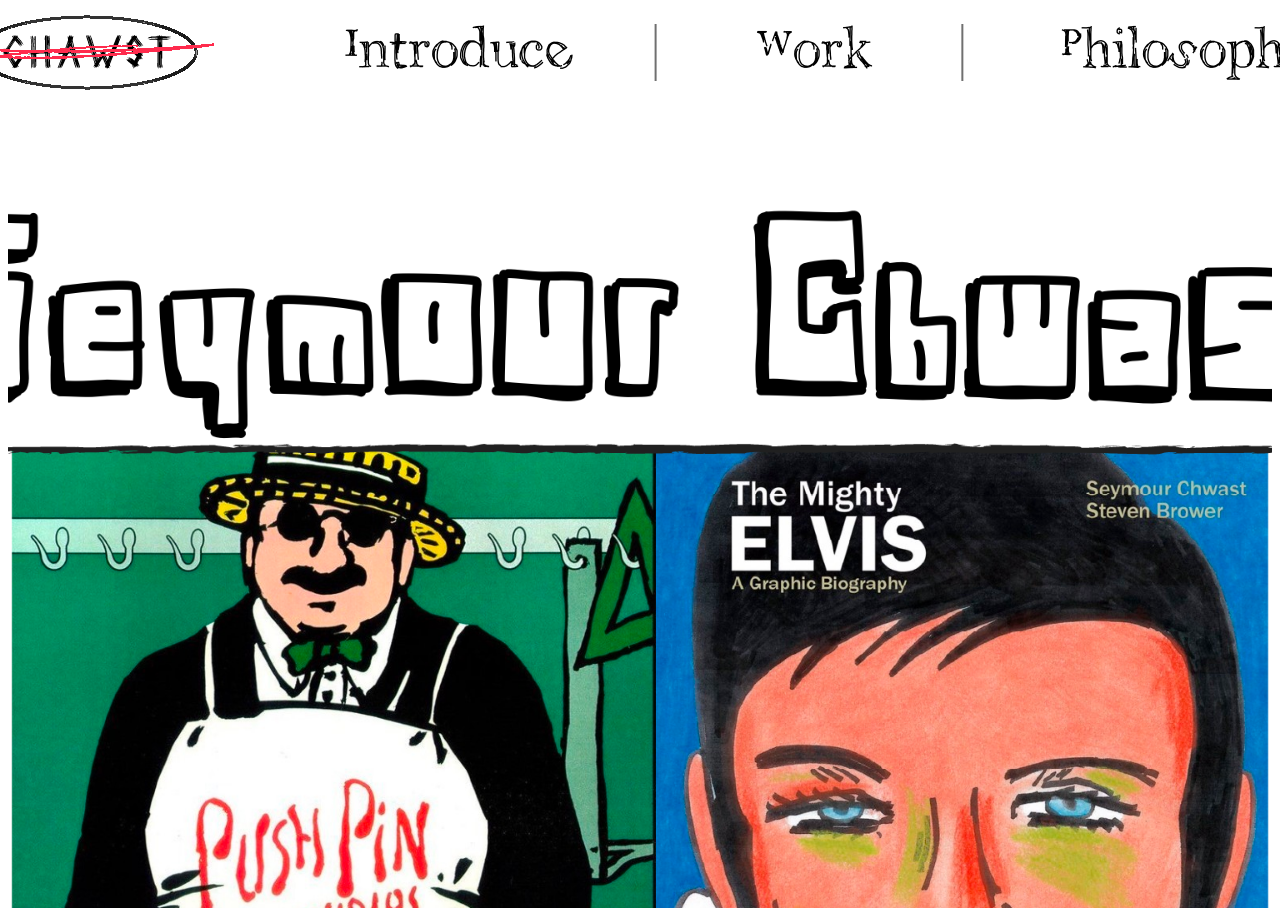
<file: index.html>
<!DOCTYPE html>
<html lang="ko">
<head>
    <meta charset="UTF-8">
    <meta http-equiv="X-UA-Compatible" content="IE=edge">
    <meta name="viewport" content="width=device-width, initial-scale=1.0">
    <title>Final</title>
    <link rel="stylesheet" href="master.css">
</head>
<body>
<div class="cont">
     <div class="wrap"> 
      <div class="top">
         <div class="box0 box1"> 
            <a href="index.html"><img src="img02.png"> </a>  
            <a href="sub1.html"><img src="img04.png"></a>
            <a href="sub2.html"><img src="img05.png"> </a>
            <a href="sub4.html"><img src="img06.png"></a>
         </div>
         </div>
      
      
     </div>
</div>
</body>
</html>
</file>
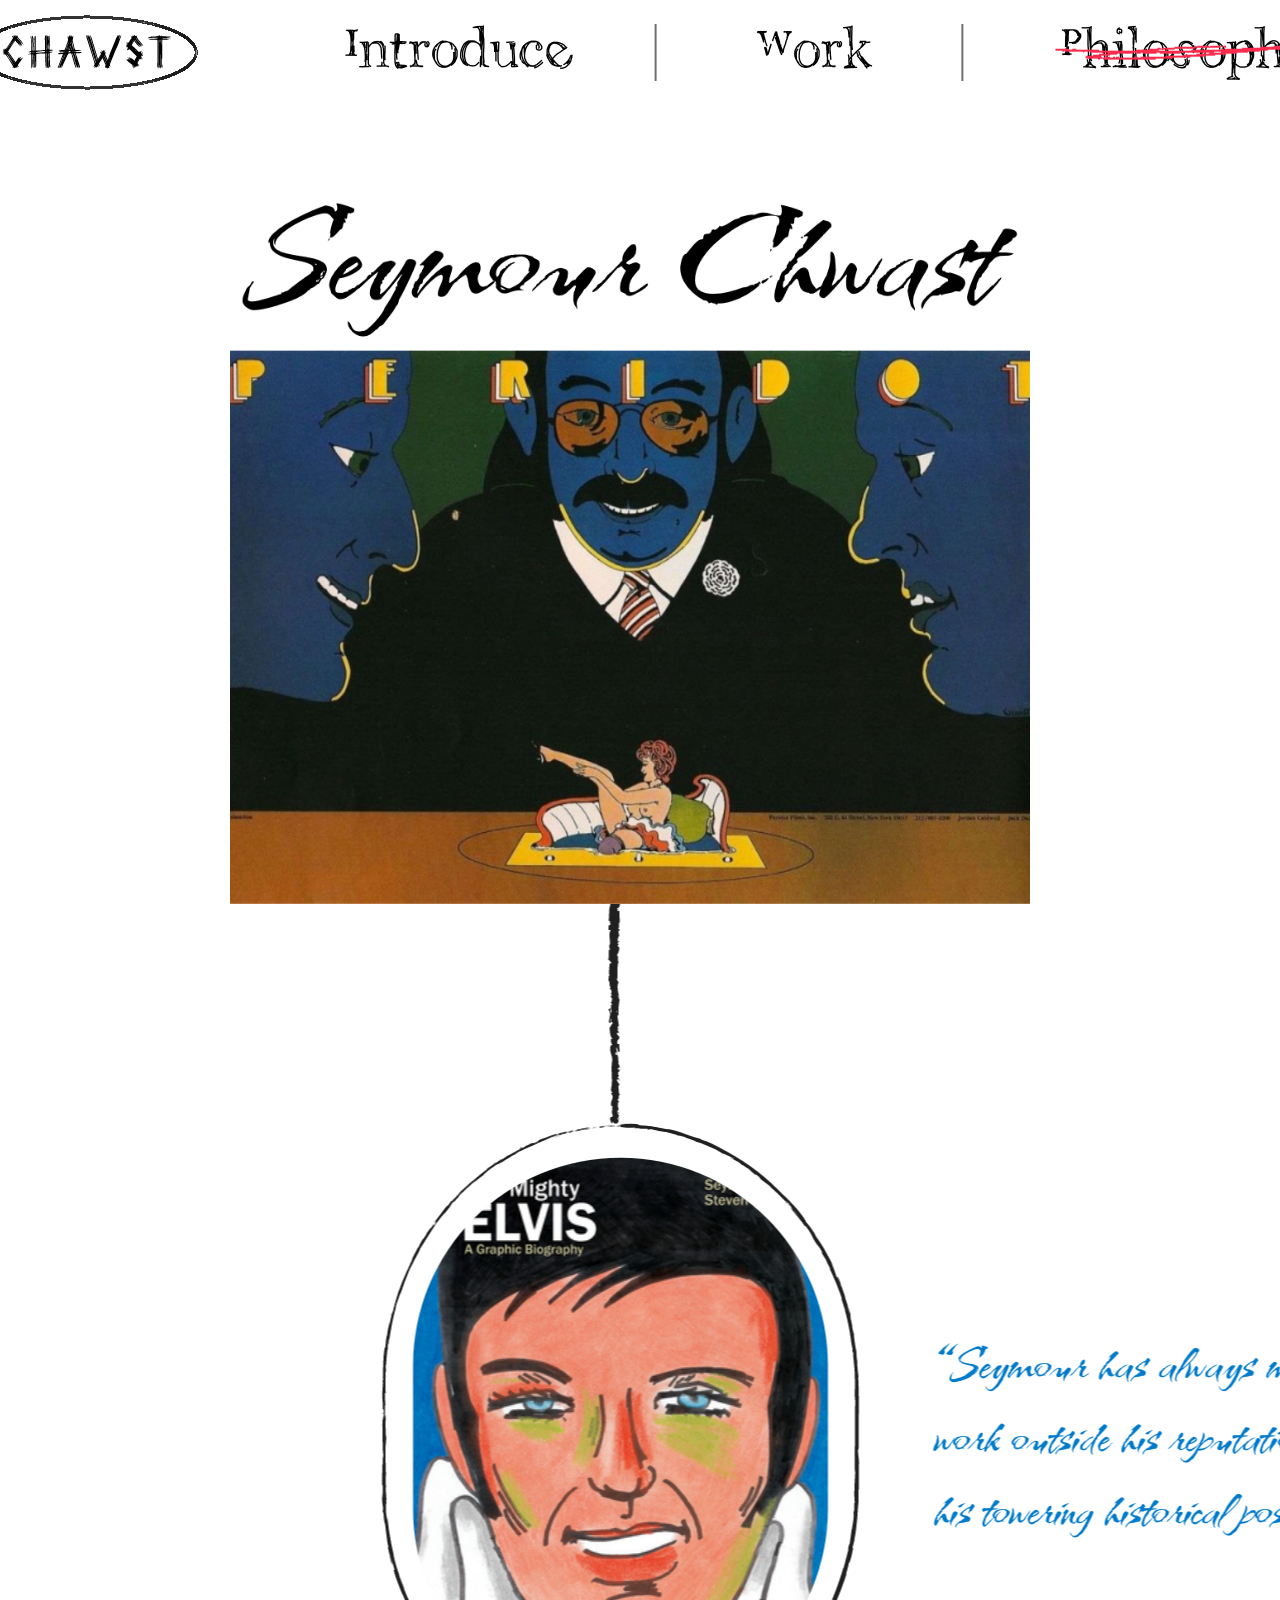
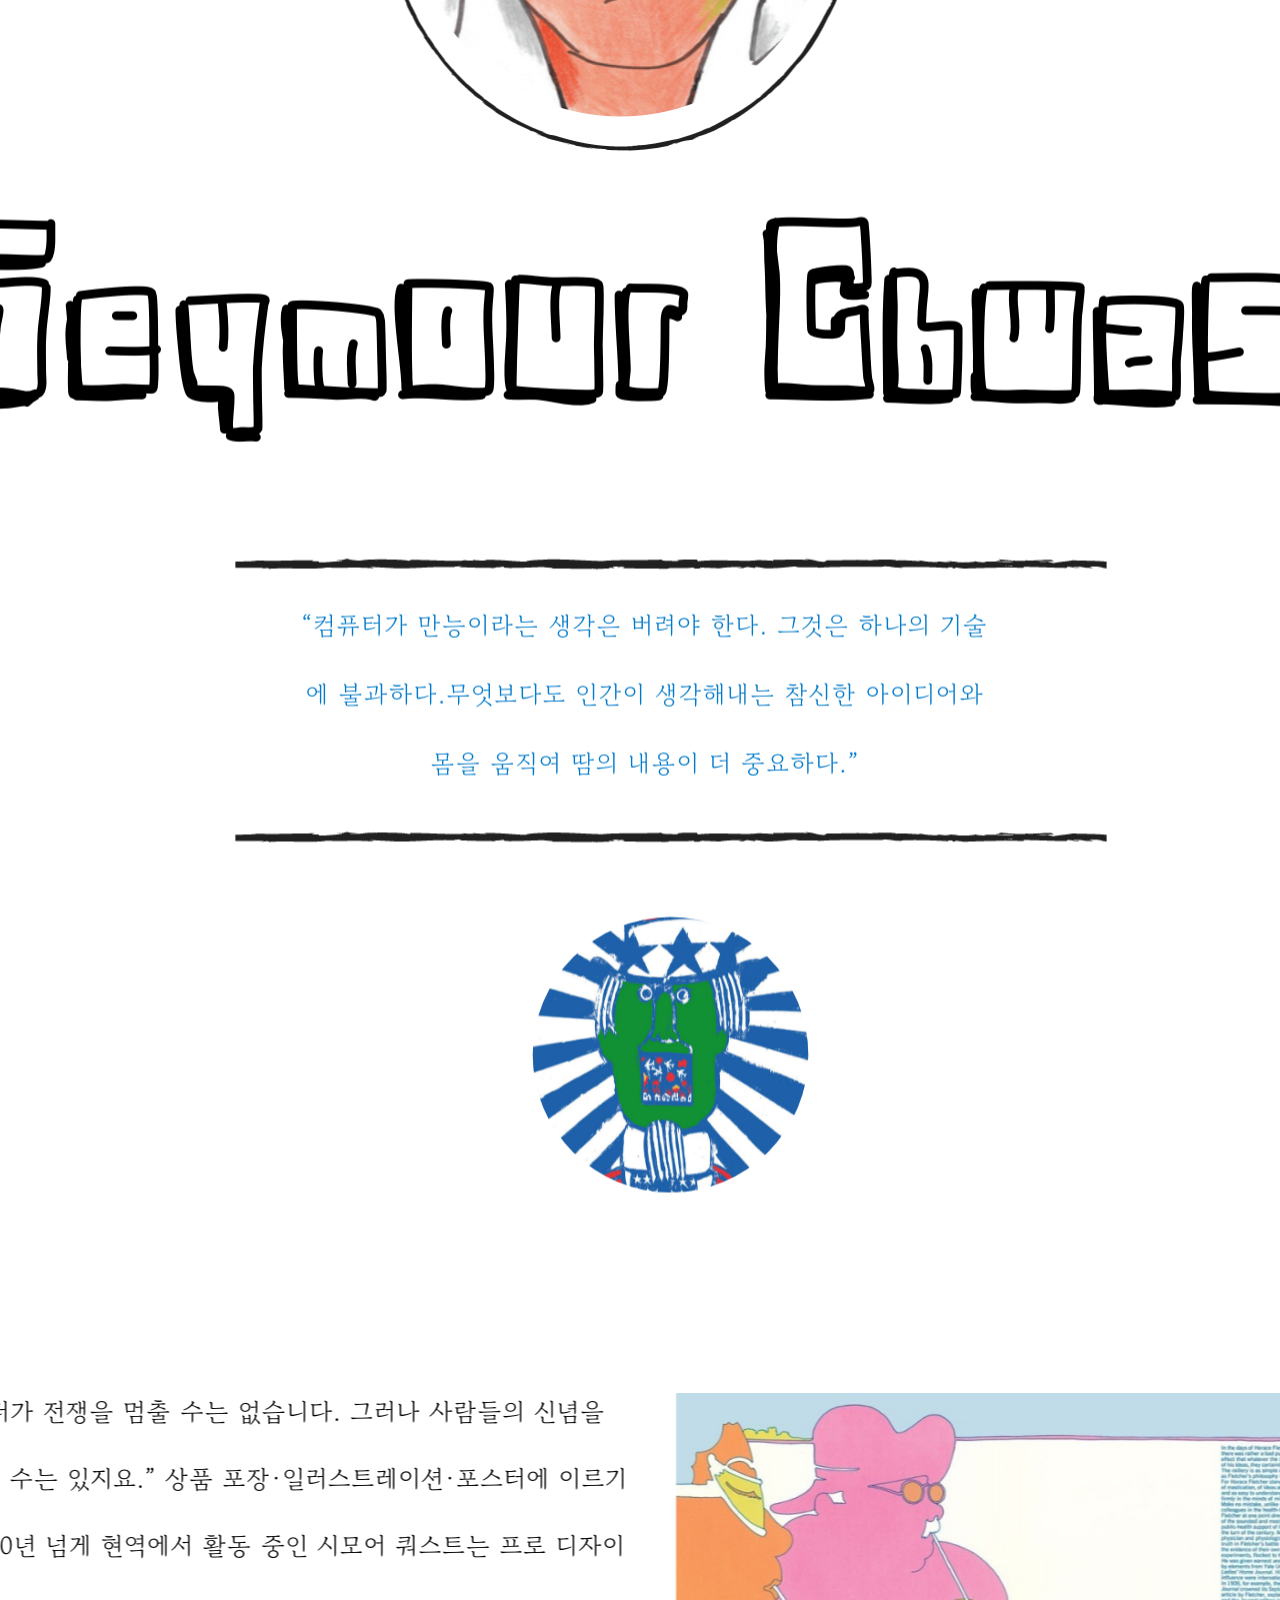
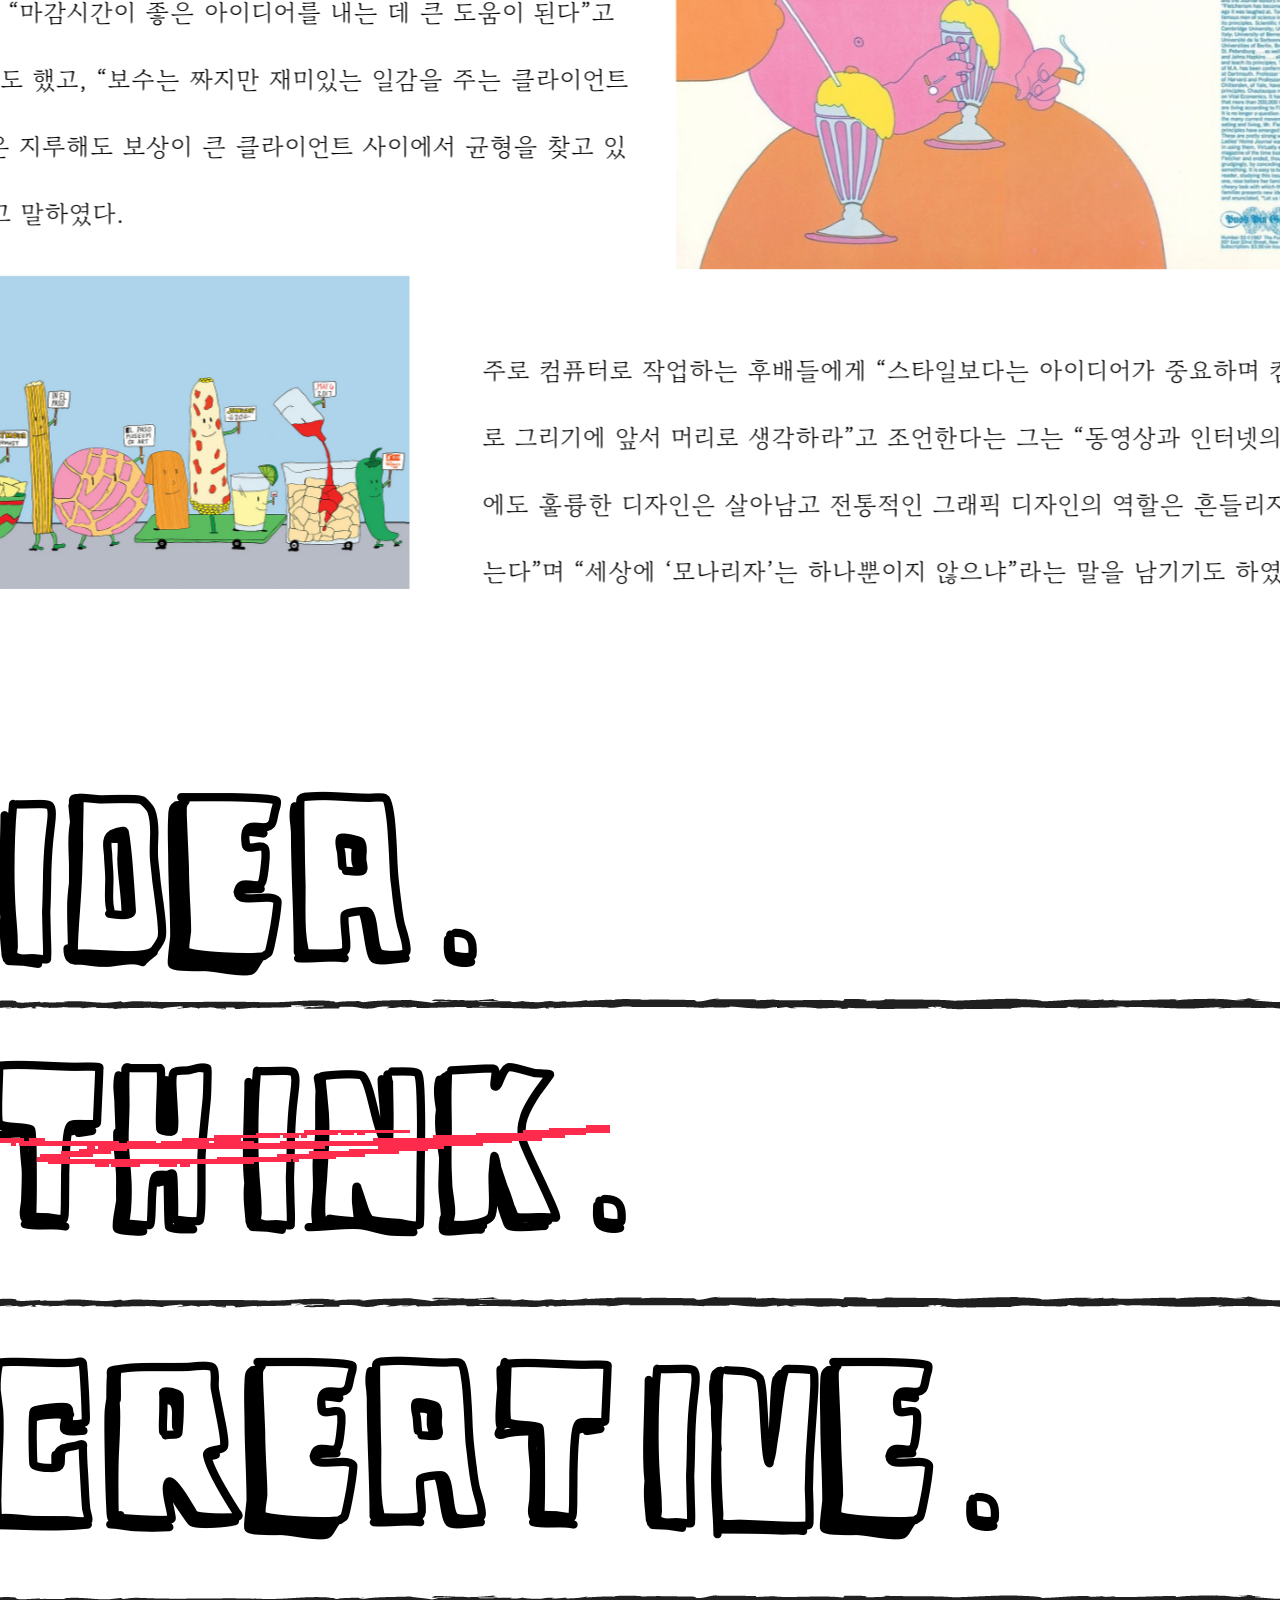
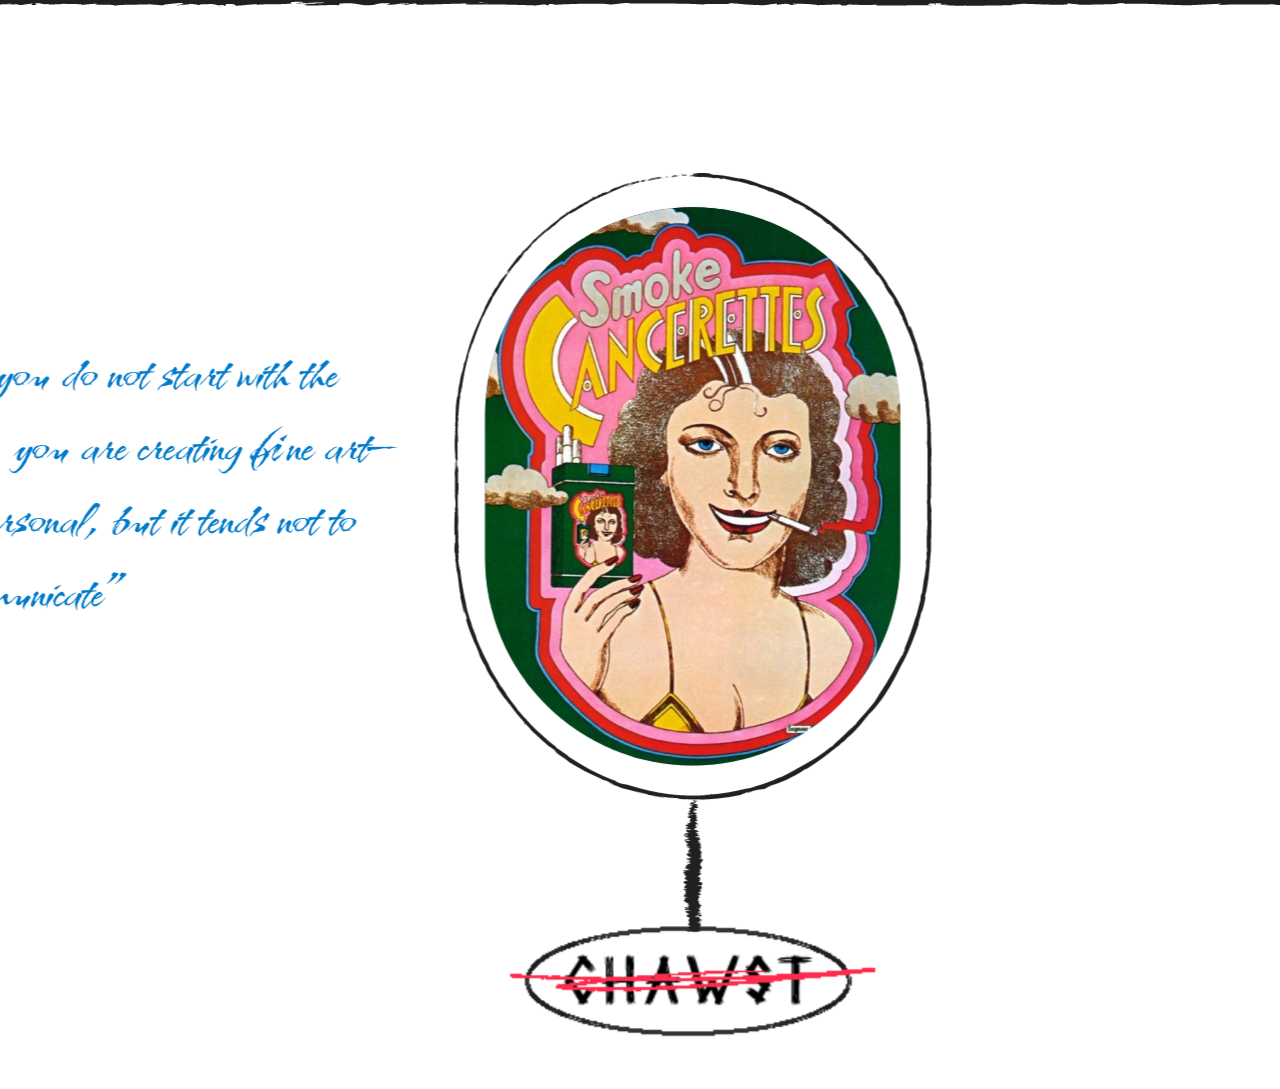
<file: sub4.html>
<!DOCTYPE html>
<html lang="ko">
<head>
    <meta charset="UTF-8">
    <meta http-equiv="X-UA-Compatible" content="IE=edge">
    <meta name="viewport" content="width=device-width, initial-scale=1.0">
    <title>Document</title>
    <link rel="stylesheet" href="master.css">
</head>
<body><div class="cont1">
    <div class="wrap">
      <div class="top">
        <div class="box0 box1"> 
           <a href="index.html"><img src="img031.png"> </a>  
           <a href="sub1.html"><img src="img04.png"></a>
           <a href="sub2.html"><img src="img05.png"> </a>
           <a href="sub3.html"><img src="img061.png"></a>
        </div>
     </div>
     <div class="cont12"> <div class="box12"></div></div>
     <div class="cont14"></div>
     <div class="cont15"></div>
     <div class="cont16"></div>
     <div class="cont17"></div>
     <div class="cont18"></div>
    
</body>
</html>
</file>
<file: master.css>
{
    margin: 0;
    padding: 0;
    text-decoration: none;
    list-style-type: none;
}

.cont{
    width: auto;
    height: 100vh;
    background-image: url('img01.png');
    background-size: cover;
    background-position: center;
    display: flex;
    justify-content: center;
    
  
}


.wrap{
    width: 1100px;
    height: 100vh;
    position: relative;
    padding-right: 320px;
}

.top{
    position: relative;
    background-color: white;
    width: 1381px;
    height: 80px;
    
}

.box0{
    width: auto;
}

.box1{height: 80px; margin-top: 6px;display: flex;justify-content: space-between; align-items: center;}




.cont1{
    width: auto;
    height: 100vh;
    background-color: white;
    background-size: cover;
    background-position: center;
    display: flex;
    justify-content: center;
    position: relative;
}

.s01_b00{ 
    width: 800px;
    background-position: center;
    display: flex;
    justify-content: center;
    position: relative;
    padding-left: 320px;
    padding-top: 153px;
    height: 646px;

}

.cont3{
    width: 100%;
    height: 100vh;
    background-color: white;
    background-size: cover;
    background-position: center;
    display: flex;
    justify-content: center;
    margin-top: 200px;
}

.box2{    
    width: 100%;
    height: 1071.54px;
    background-image: url('img081.png');
    background-size: cover;
    background-position: center;
    display: flex;
    justify-content: center;

}


.cont2{
    width: 100%;
    height: 100vh;
    background-color: white;
    background-size: cover;
    background-position: center;
    display: flex;
    justify-content: center;
    margin-top: 280px;
}

.box3{
    width: 100%;
    height: 2130.95px;
    background-image: url('img902.png');
    background-size: cover;
    background-position: center;
    display: flex;
    justify-content: center;
}
.cont4{
    width: 100%;
    height: 100vh;
    background-color: white;
    background-size: cover;
    background-position: center;
    display: flex;
    justify-content: center;
    margin-top: 200px;
}
 
.box4{
    width: 1322px;
    height: 1093px;
    background-image: url('ig.png');
    background-size: cover;
    background-position: center;
    display: flex;
    justify-content: center;

}

.cont33{
    width: 1403.92px;
    height: 972.8px;
    background-image: url('img33.png');
    background-size: ;
    background-position: center;
    display: flex;
    justify-content: center;
    margin-top: 130px;
    background-repeat: no-repeat;
    margin-bottom: 50px;
    margin-left: 150px;
}





.cont11{
    width: auto;
    height: 80px;
    background-color: white;
    background-size: cover;
    background-position: center;
    display: flex;
    justify-content: center;
    position: relative;
}

.cont5{
    width: 100%;
    height: 640px;
    background-image: url('img121.png');
    background-size: cover;
    background-position: center;
    display: flex;
    justify-content: center;
    margin-top: 200px;
  
}
.cont6{
    width: 100%;
    height: 100vh;
    background-image: url('img14.png');
    background-size: ;
    background-position: center;
    display: flex;
    justify-content: center;
    margin-top: 80px;
    background-repeat: no-repeat;
}
 
.cont7{
    width: 100%;
    height: 1569.97px;
    background-image: url('img151.png');
    background-size: ;
    background-position: center;
    display: flex;
    justify-content: center;
    margin-top: 20px;
    background-repeat: no-repeat;
}

.cont8{ 
    width: 100%;
    height: 291px;
    background-image: url('img16.png');
    background-size: ;
    background-position: center;
    display: flex;
    justify-content: center;
    margin-top: 120px;
    background-repeat: no-repeat;
}

.cont9{ 
    width: 100%;
    height: 1365px;
    background-image: url('img17.png');
    background-size: ;
    background-position: center;
    display: flex;
    justify-content: center;
    margin-top: 200px;
    background-repeat: no-repeat;
}

.cont10{
    width: 100%;
    height: 3743px;
    background-image: url('img181.png');
    background-size: ;
    background-position: center;
    display: flex;
    justify-content: center;
    margin-top: 200px;
    background-repeat: no-repeat;
    margin-bottom: 110px;
}

{
    width: auto;
    height: 1753.31px;
    background-image: url('img191.png');
    background-size: ver;
    background-position: center;
    display: flex;
    justify-content: center;
    margin-top: 5px;
    background-repeat: no-repeat;
    
}

.cont12{
    width: 100%;
    height: auto;
    background-color: white;
    background-size: cover;
    background-position: center;
    display: flex;
    justify-content: center;
    margin-top: 60px;
}

.box12{
    width: 100%;
    height: 750px;
    background-image: url('img19.png');
    background-size: cover;
    background-position: center;
    display: flex;
    justify-content: center;
    margin-left: 300px;

}

.cont14{   width: 100%;
    height: 861px;
    background-image: url('img202.png');
    background-size: ;
    background-position: center;
    display: flex;
    justify-content: center;
     margin-left: 450px;
    background-repeat: no-repeat;
}

.cont15{
    width: 1482px;
    height: 978.09px;
    background-image: url('img21.png');
    background-size: ;
    background-position: center;
    display: flex;
    justify-content: center;
    margin-top: 50px;
    background-repeat: no-repeat;
}

.cont16{   
    width: 1410.91px;
    height: 795.97px;
    background-image: url('img222.png');
    background-size: ;
    background-position: center;
    display: flex;
    justify-content: center;
    margin-top: 200px;
    background-repeat: no-repeat;
}

.cont17{    width: 1562px;
    height: 854px;
    background-image: url('img231.png');
    background-size: ;
    background-position: center;
    display: flex;
    justify-content: center;
    margin-top: 200px;
    background-repeat: no-repeat;
    

}

.cont18{
    width: 1002.13px;
    height: 915.74px;
    background-image: url('img24.png');
    background-size: ;
    background-position: center;
    display: flex;
    justify-content: center;
    margin-top: 130px;
    background-repeat: no-repeat;
    margin-bottom: 300px;
}
</file>
